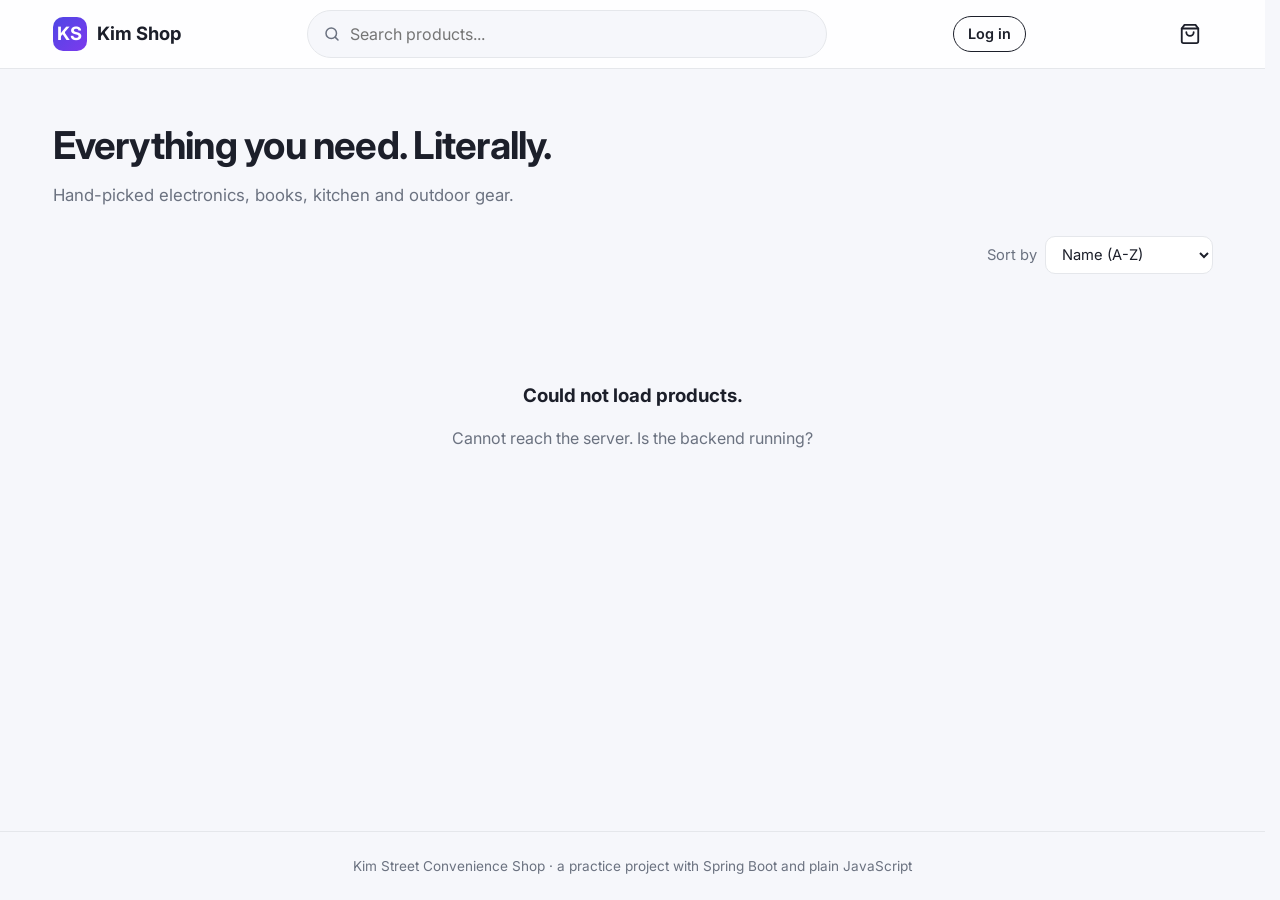
<file: frontend/index.html>
<!DOCTYPE html>
<html lang="en">
<head>
    <meta charset="UTF-8">
    <meta name="viewport" content="width=device-width, initial-scale=1.0">
    <title>Kim Shop</title>
    <link rel="preconnect" href="https://fonts.googleapis.com">
    <link href="https://fonts.googleapis.com/css2?family=Inter:wght@400;500;600;700&display=swap" rel="stylesheet">
    <link rel="stylesheet" href="css/styles.css">
    <script type="module" src="js/app.js"></script>
</head>
<body>
<header class="site-header">
    <div class="container header-inner">
        <a href="index.html" class="brand">
            <span class="brand-mark">KS</span>
            <span class="brand-text">Kim Shop</span>
        </a>
        <div class="search">
            <svg class="search-icon" width="18" height="18" viewBox="0 0 24 24" fill="none" stroke="currentColor"
                 stroke-width="2" stroke-linecap="round" stroke-linejoin="round" aria-hidden="true">
                <circle cx="11" cy="11" r="7"/>
                    <path d="m20 20-3.5-3.5"/>
            </svg>
            <input id="search" type="search" placeholder="Search products..." autocomplete="off" aria-label="Search products">
        </div>
                <a href="cart.html" class="cart-link" aria-label="Shopping cart">
            <svg width="22" height="22" viewBox="0 0 24 24" fill="none" stroke="currentColor" stroke-width="2"
                 stroke-linecap="round" stroke-linejoin="round" aria-hidden="true">
                <path d="M6 2 3 6v14a2 2 0 0 0 2 2h14a2 2 0 0 0 2-2V6l-3-4Z"/>
                <path d="M3 6h18"/>
                <path d="M16 10a4 4 0 0 1-8 0"/>
            </svg>
            <span id="cart-count" class="cart-badge" hidden>0</span>
        </a>
    </div>
</header>

<main class="container">
    <section class="hero">
        <h1>Everything you need. Literally.</h1>
        <p>Hand-picked electronics, books, kitchen and outdoor gear.</p>
    </section>

    <section class="toolbar">
        <div id="categories" class="chips" aria-label="Categories"></div>
        <label class="sort">
            Sort by
            <select id="sort">
                <option value="name,asc">Name (A-Z)</option>
                <option value="price,asc">Price: low to high</option>
                <option value="price,desc">Price:high to low</option>
                <option value="id,desc">Newest</option>
            </select>
        </label>
    </section>

    <p id="result-info" class="result-info"></p>
    <div id="products" class="grid" aria-live="polite"></div>
    <nav id="pagination" class="pagination" aria-label="Pages"></nav>
</main>

<footer class="site-footer">
    <div class="container">Kim Street Convenience Shop · a practice project with Spring Boot and plain JavaScript</div>
</footer>

<template id="product-card">
    <a class="card" href="#">
        <div class="card-media">
            <span class="card-emoji"></span>
            <span class="card-badge">Out of stock</span>                                                                                
        </div>
        <div class="card-body">
            <span class="card-category"></span>
            <h3 class="card-title"></h3>
            <p class="card-desc"></p>
            <div class="card-footer">
                <span class="card-price"></span>
                <span class="card-stock"></span>
            </div>
        </div>
    </a>
</template> 
</body>
</file>
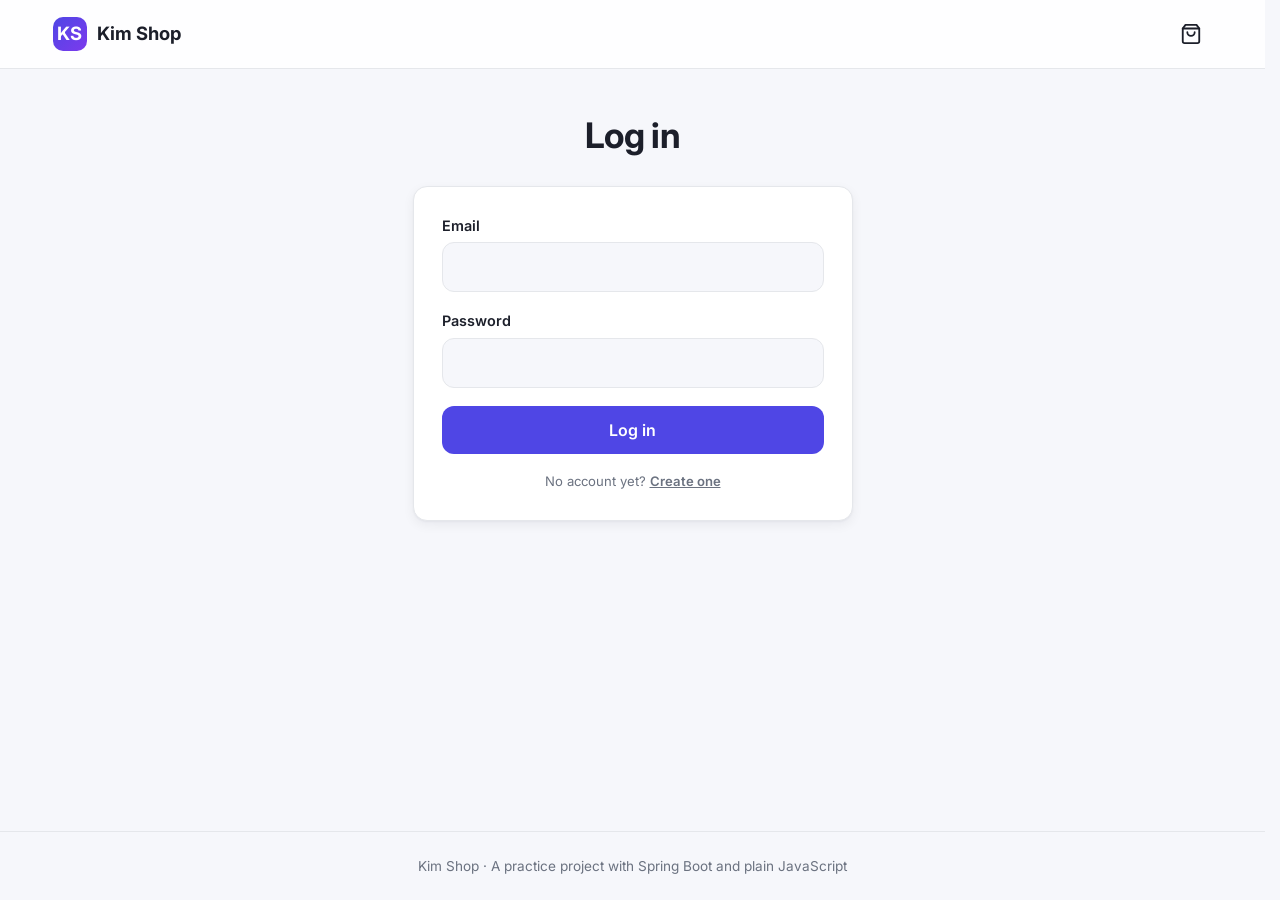
<file: frontend/admin-product-form.html>
<!DOCTYPE html>
<html lang="en">
    <head>
        <meta charset="UTF-8">
        <meta name="viewport" content="width=device-width, initial-scale=1">
        <title>Admin · Product - Kim Shop</title>
        <link rel="preconnect" href="https://fonts.googleapis.com">
        <link href="https://fonts.googleapis.com/css2?family=Inter:wght@400;500;600;700&display=swap" rel="stylesheet">
        <link rel="stylesheet" href="css/styles.css">
        <script type="module" src="js/admin-product-form.js"></script>
    </head>
    <body>
        <header class="site-header">
            <div class="container header-inner">
                <a href="index.html" class="brand">
                    <span class="brand-mark">KS</span>
                    <span class="brand-text">Kim Shop</span>
                </a>
                <a href="cart.html" class="cart-link" aria-label="Shopping cart">
                    <svg width="22" height="22" viewBox="0 0 24 24" fill="none" stroke="currentColor" stroke-width="2"
                 stroke-linecap="round" stroke-linejoin="round" aria-hidden="true">
                <path d="M6 2 3 6v14a2 2 0 0 0 2 2h14a2 2 0 0 0 2-2V6l-3-4Z"/>
                <path d="M3 6h18"/>
                <path d="M16 10a4 4 0 0 1-8 0"/>
            </svg>
            <span id="cart-count" class="cart-badge" hidden>0</span>
                </a>
            </div>
        </header>

        <main class="container narrow">
            <a href="admin-products.html" class="back-link">← Back to products</a>
            <p class="admin-eyebrow">Admin</p>
            <h1 id="form-title" class="page-title admin-form-title">Product</h1>

            <div id="form-alert" class="form-alert" role="alert" hidden></div>
            <p id="loading" class="hint form-loading">Loading...</p>

            <form id="product-form" class="form-card" method="post" novalidate hidden>
                <p id="archived-note" class="archived-note" hidden>
                    This product is <strong>archived</strong>: customers can't see it.
                    You can restore it from the products table.
                </p>

                <div class="field">
                    <label for="name">Name</label>
                    <input id="name" name="name" type="text" maxlength="150">
                    <p class="field-error" data-error-for="name" hidden></p>
                </div>

                <div class="field">
                    <label for="description">Description</label>
                    <textarea id="description" name="description" maxlength="2000" rows="4"></textarea>
                    <p class="field-error" data-error-for="description" hidden></p>
                </div>

                <div class="field-row">
                    <div class="field">
                        <label for="price">Price (€)</label>
                        <input id="price" name="price" type="number" min="0" step="0.01" inputmode="decimal">
                        <p class="field-error" data-error-for="price" hidden></p>
                    </div>
                    <div class="field">
                        <label for="stock">Stock</label>
                        <input id="stock" name="stock" type="number" min="0" step="1" inputmode="numeric">
                        <p class="field-error" data-error-for="stock" hidden></p>
                    </div>
                    </div>
                    <div class="field">
                        <label for="categoryId">Category</label>
                        <select id="categoryId" name="categoryId">
                            <option value="">Choose a category...</option>
                        </select>
                        <p class="field-error" data-error-for="categoryId" hidden></p>
                    </div>

                    <div class="field">
                        <label for="imageUrl">Image URL <span class="optional">(optional)</span></label>
                        <input id="imageUrl" name="imageUrl" type="url" maxlength="500" placeholder="https://...">
                        <p class="field-error" data-error-for="imageUrl" hidden></p>
                    </div>
                    <div class="form-actions">
                        <a href="admin-products.html" class="cancel-link">Cancel</a>
                        <button type="submit" class="btn-primary">Save</button>
                    </div>
            </form>
        </main>

        <footer class="site-footer">
            <div class="container">Kim Shop · A practice project with Spring Boot and plain JavaScript</div>
        </footer>
    </body>
</html>
</file>
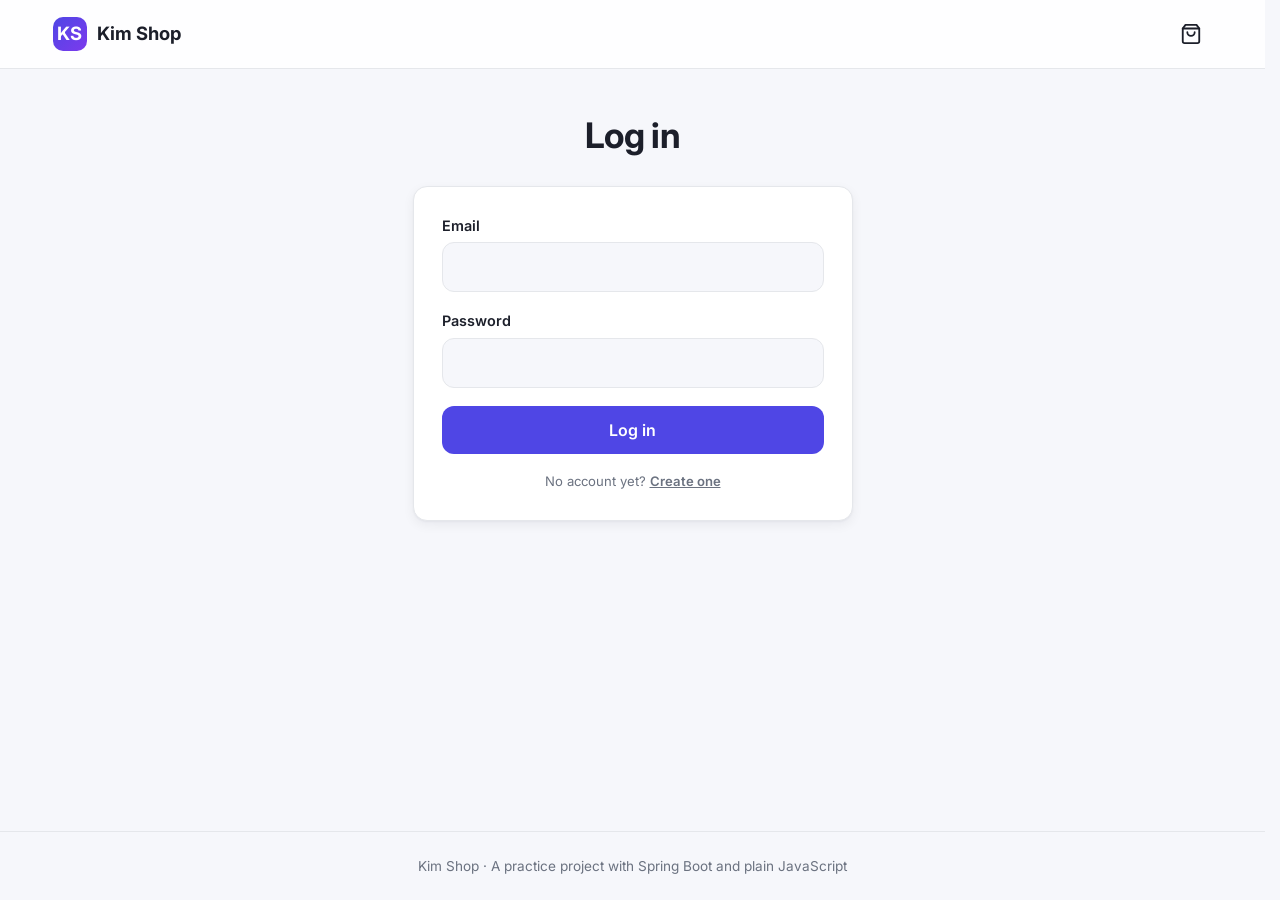
<file: frontend/admin-products.html>
<!DOCTYPE html>
<html lang="en">
    <head>
        <meta charset="UTF-8">
        <meta name="viewport" content="width=device-width, initial-scale=1">
        <title>Admin · Products - Kim Shop</title>
        <link rel="preconnect" href="https://fonts.googleapis.com">
    <link href="https://fonts.googleapis.com/css2?family=Inter:wght@400;500;600;700&display=swap" rel="stylesheet">
    <link rel="stylesheet" href="css/styles.css">
    <script type="module" src="js/admin-products.js"></script>
    </head>
    <body>
        <header class="site-header">
            <div class="container header-inner">
                <a href="index.html" class="brand">
                    <span class="brand-mark">KS</span>
                    <span class="brand-text">Kim Shop</span>
                </a>
                <a href="cart.html" class="cart-link" aria-label="Shopping cart">
                    <svg width="22" height="22" viewBox="0 0 24 24" fill="none" stroke="currentColor" stroke-width="2"
                 stroke-linecap="round" stroke-linejoin="round" aria-hidden="true">
                <path d="M6 2 3 6v14a2 2 0 0 0 2 2h14a2 2 0 0 0 2-2V6l-3-4Z"/>
                <path d="M3 6h18"/>
                <path d="M16 10a4 4 0 0 1-8 0"/>
            </svg>
            <span id="cart-count" class="cart-badge" hidden>0</span>
                </a>
            </div>
        </header>

        <main class="container">
            <div class="admin-header">
                <div>
                    <p class="admin-eyebrow">Admin</p>
                    <h1 class="page-title">Products</h1>
                </div>
                <div class="admin-actions">
                <a href="admin-product-form.html" class="btn-primary">+Add product</a>
                <div class="pager">
                    <button id="prev-page" type="button" class="account-link" disabled>← Previous</button>
                    <span id="page-info" class="hint"></span>
                    <button id="next-page" type="button" class="account-link" disabled>Next →</button>
                </div>
            </div>
            </div>

            <nav class="admin-tabs" aria-label="Admin sections">
                <a href="admin-products.html" aria-current="page">Products</a>
                <a href="admin-orders.html">Orders</a>
            </nav>
            <div id="admin-message" class="form-alert" role="alert" hidden></div>

            <div class="table-wrap">
                <table class="admin-table">
                <thead>
                    <tr>
                        <th>ID</th>
                        <th>Name</th>
                        <th>Category</th>
                        <th class="num">Price</th>
                        <th class="num">Stock</th>
                        <th>Status</th>
                        <th><span class="visually-hidden">Actions</span></th>
                    </tr>
                </thead>
                <tbody id="products-body">
                    <tr><td colspan="7" class="hint">Loading products...</td></tr>
                </tbody>
                </table>
            </div>
        </main>
        <footer class="site-footer">
            <div class="container">Kim Shop · A practice project with Spring Boot and plain JavaScript</div>
        </footer>

        <template id="product-row">
            <tr>
                <td class="col-id"></td>
                <td class="col-name"></td>
                <td class="col-category"></td>
                <td class="col-price num"></td>
                <td class="col-stock num"></td>
                <td class="col-status"><span class="pill"></span></td>
                <td class="col-actions">
                    <a class="edit-link">Edit</a>
                    <button type="button" class="toggle-button"></button>
                </td>
            </tr>
        </template>
    </body>
</html>
</file>
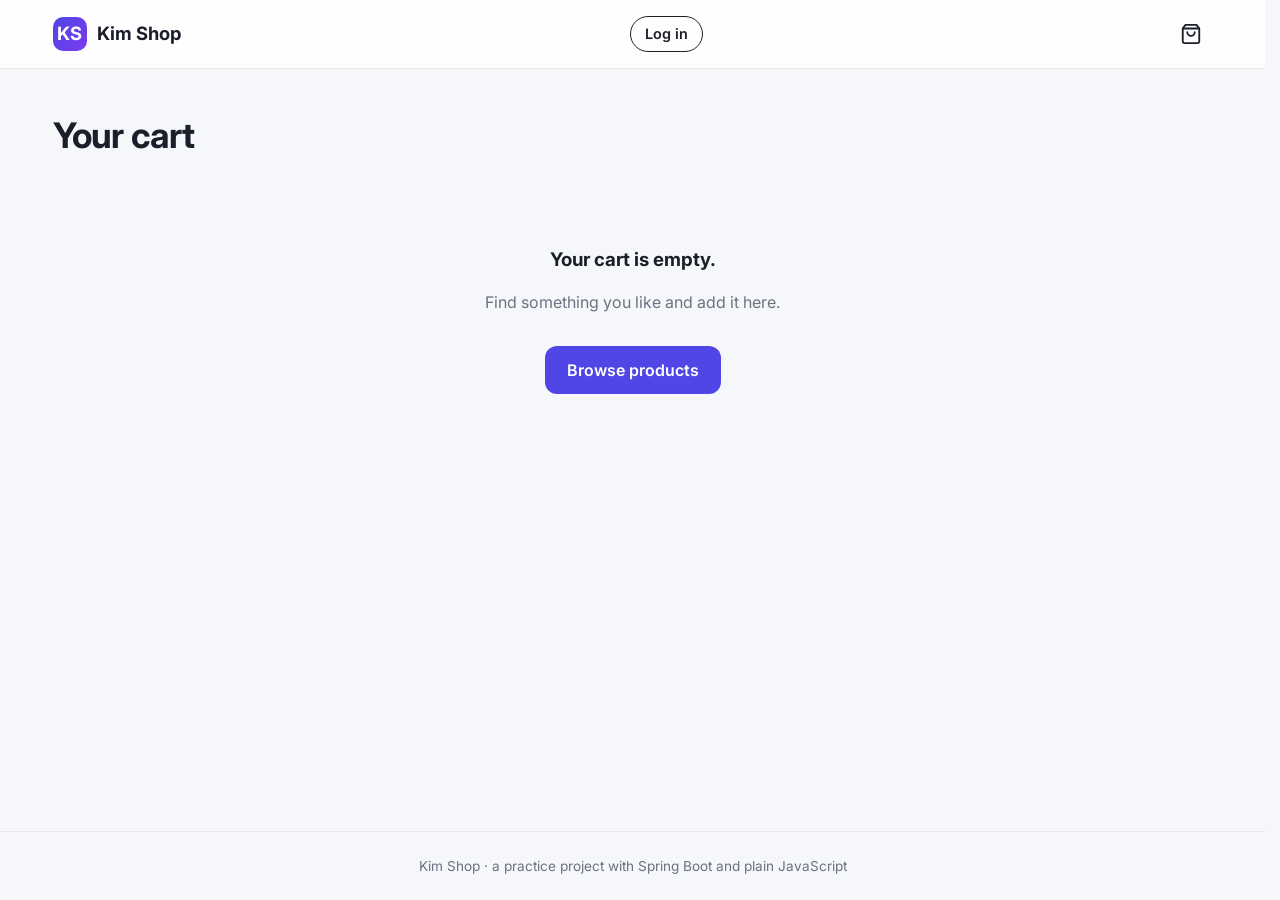
<file: frontend/cart.html>
<!DOCTYPE html>
<html lang="en">
<head>
    <meta charset="UTF-8">
    <meta name="viewport" content="width=device-width, initial-scale=1.0">
    <title>Cart · Kim Shop</title>
    <link rel="preconnect" href="https://fonts.googleapis.com">
    <link href="https://fonts.googleapis.com/css2?family=Inter:wght@400;500;600;700&display=swap" rel="stylesheet">
    <link rel="stylesheet" href="css/styles.css"> 
    <script type="module" src="js/cart-page.js"></script>
</head>
<body>
<header class="site-header">
    <div class="container header-inner">
        <a href="index.html" class="brand">
            <span class="brand-mark">KS</span>
            <span class="brand-text">Kim Shop</span>
        </a>
        <a href="cart.html" class="cart-link" aria-label="Shopping cart">
            <svg width="22" height="22" viewBox="0 0 24 24" fill="none" stroke="currentColor" stroke-width="2"
                 stroke-linecap="round" stroke-linejoin="round" aria-hidden="true">
                <path d="M6 2 3 6v14a2 2 0 0 0 2 2h14a2 2 0 0 0 2-2V6l-3-4Z"/>
                <path d="M3 6h18"/>
                <path d="M16 10a4 4 0 0 1-8 0"/>
            </svg>
            <span id="cart-count" class="cart-badge" hidden>0</span>
        </a>
    </div>
</header>
<main class="container">
    <h1 class="page-title">Your cart</h1>
    <div id="cart" class="cart-layout"></div>
</main>

<footer class="site-footer">
    <div class="container">Kim Shop · a practice project with Spring Boot and plain JavaScript</div>
</footer>

<template id="cart-row">
    <li class="cart-item">
        <div class="cart-thumb"></div>
        <div class="cart-info">
            <a class="cart-name" href="#"></a>
            <span class="cart-unit"></span>
        </div>
        <div class="qty">
            <button type="button" class="qty-btn" data-action="decrease" aria-label="Decrease quantity">−</button>
            <span class="qty-value"></span>
            <button type="button" class="qty-btn" data-action="increase" aria-label="Increase quantity">+</button>
        </div>
        <span class="cart-line-total"></span>
        <button type="button" class="remove-btn" data-action="remove" aria-label="Remove item">✕</button>
    </li>
</template>

</body>
</html>
</file>
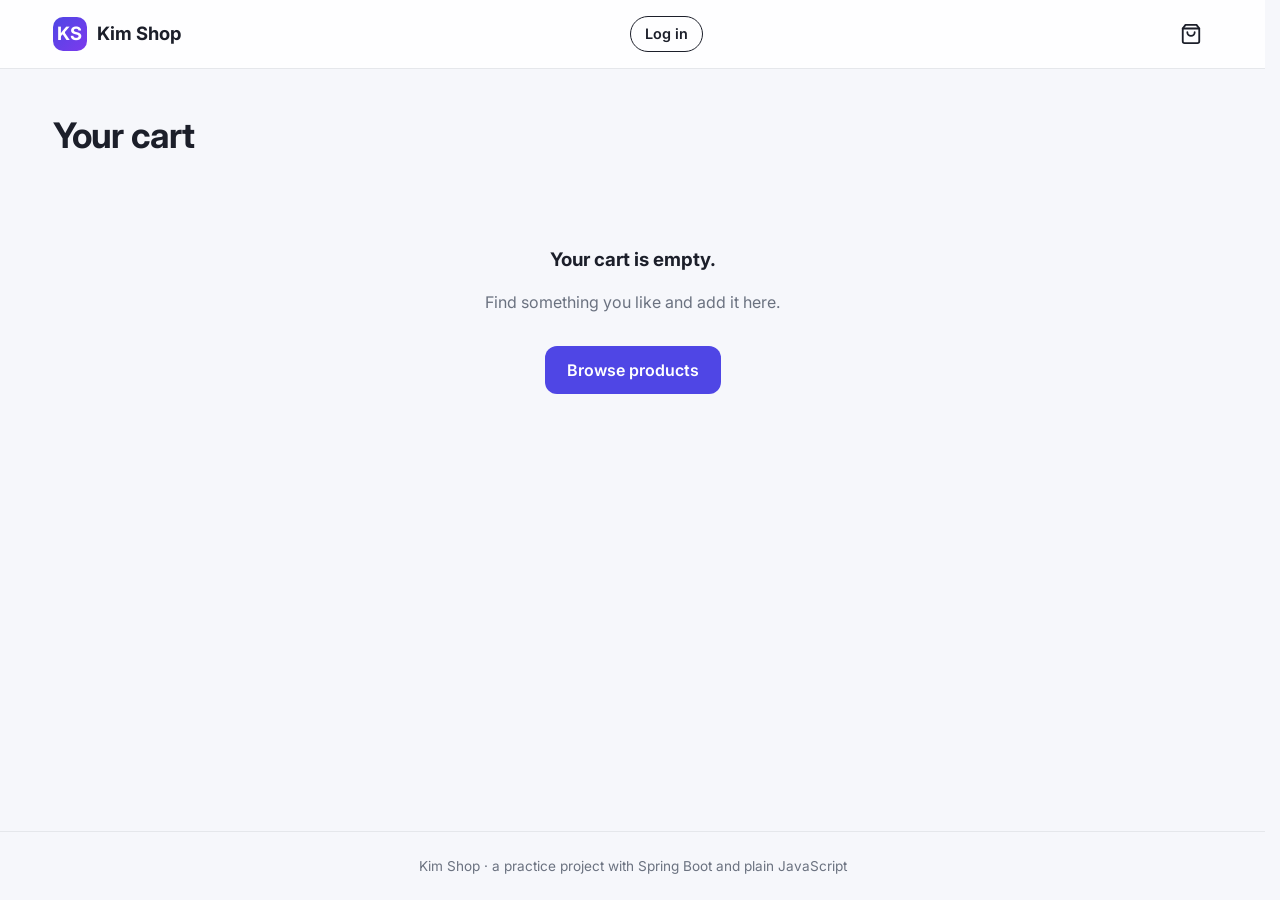
<file: frontend/checkout.html>
<!DOCTYPE html>
<html lang="en">
<head>
    <meta charset="UTF-8">
    <meta name="viewport" content="width=device-width, initial-scale=1">
    <title>Checkout - Kim Shop</title>
    <link rel="preconnect" href="https://fonts.googleapis.com">
    <link href="https://fonts.googleapis.com/css2?family=Inter:wght@400;500;600;700&display=swap" rel="stylesheet">
    <link rel="stylesheet" href="css/styles.css">
    <script type="module" src="js/checkout.js"></script>
</head>
<body>
<header class="site-header">
    <div class="container header-inner">
        <a href="index.html" class="brand">
            <span class="brand-mark">KS</span>
            <span class="brand-text">Kim Shop</span>
        </a>
        <a href="cart.html" class="cart-link" aria-label="Shopping cart">
            <svg width="22" height="22" viewBox="0 0 24 24" fill="none" stroke="currentColor" stroke-width="2"
                 stroke-linecap="round" stroke-linejoin="round" aria-hidden="true">
                <path d="M6 2 3 6v14a2 2 0 0 0 2 2h14a2 2 0 0 0 2-2V6l-3-4Z"/>
                <path d="M3 6h18"/>
                <path d="M16 10a4 4 0 0 1-8 0"/>
            </svg>
            <span id="cart-count" class="cart-badge" hidden>0</span>
        </a>
    </div>
</header>
<main class="container">
    <a href="cart.html" class="back-link">← Back to cart</a>
    <h1 class="page-title">Checkout</h1>

    <div class="cart-layout">
        <form id="checkout-form" class="form-card" novalidate>
            <h2>Your details</h2>
            <div id="form-alert" class="form-alert" role="alert" hidden></div>

            <p class="ordering-as">
                Ordering as <strong id="ordering-name"></strong>
                <span id="ordering-email" class="ordering-email"></span>
            </p>

            <button type="submit" class="btn-primary btn-block">Place order</button>
            <p class="hint">No payment needed: this is a practice shop.</p>
        </form>

        <aside class="cart-summary">
            <h2>Your Order</h2>
            <ul id="summary-items" class="summary-items"></ul>
            <div class="summary-line total"><span>Total</span><span id="summary-total">$0.00</span></div>
            <p class="hint">Final prices are confirmed by the server when you place the order.</p>
        </aside>
    </div>
</main>

<footer class="site-footer">
    <div class="container">Kim Shop · A practice project with Spring Boot and plain JavaScript</div>
</footer>
</body>
</html>
</file>
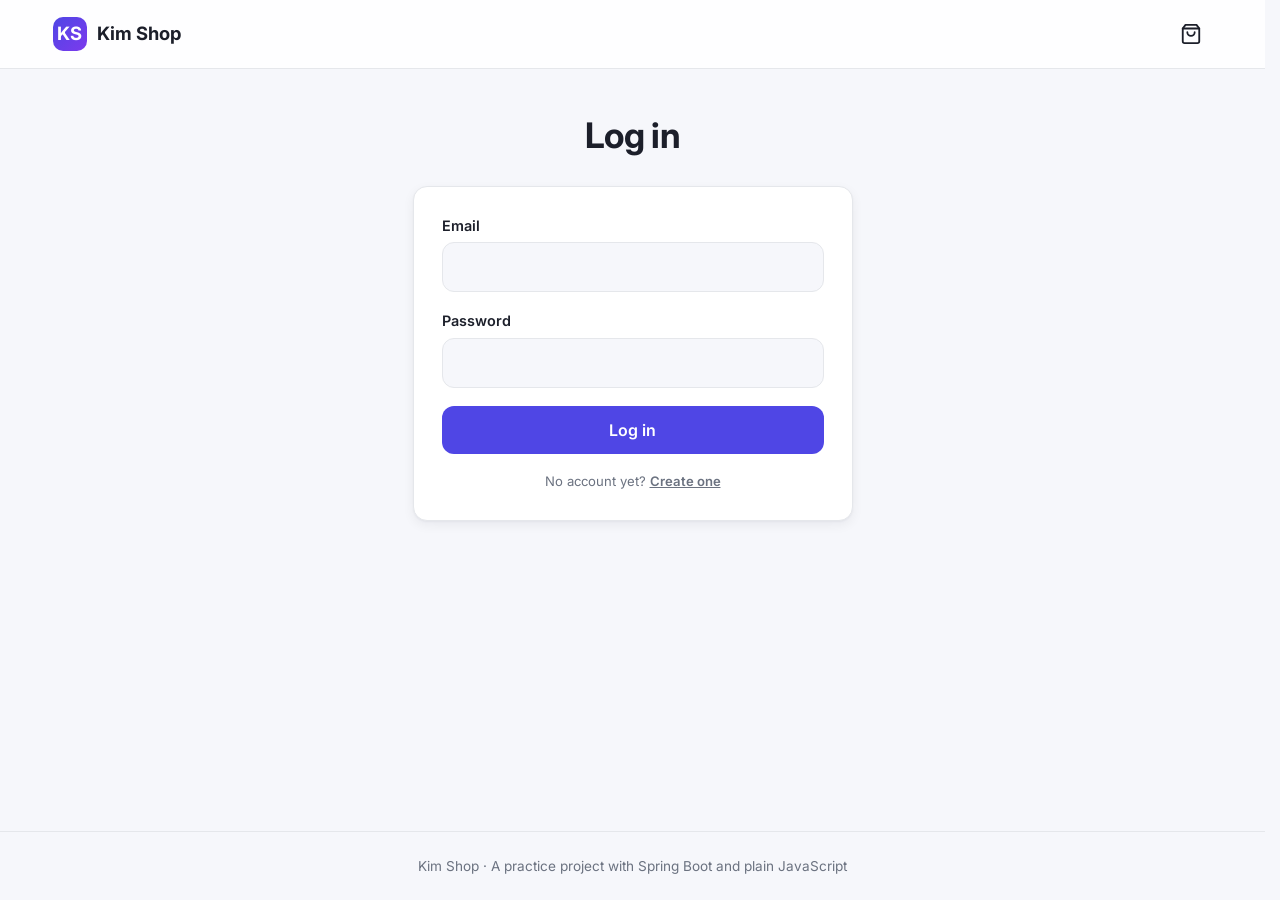
<file: frontend/login.html>
<!DOCTYPE html>
<html lang="en">
    <head>
        <meta charset="UTF-8">
        <meta name="viewport" content="width=device-width, initial-scale=1">
        <title>Log in - Kim Shop</title>
        <link rel="preconnect" href="https://fonts.googleapis.com">
        <link href="https://fonts.googleapis.com/css2?family=Inter:wght@400;500;600;700&display=swap" rel="stylesheet">
        <link rel="stylesheet" href="css/styles.css">
        <script type="module" src="js/login.js"></script>
    </head>
    <body>
        <header class="site-header">
            <div class="container header-inner">
            <a href="index.html" class="brand">
                <span class="brand-mark">KS</span>
                <span class="brand-text">Kim Shop</span>
            </a>
            <a href="cart.html" class="cart-link" aria-label="Shopping cart">
                 <svg width="22" height="22" viewBox="0 0 24 24" fill="none" stroke="currentColor" stroke-width="2"
                 stroke-linecap="round" stroke-linejoin="round" aria-hidden="true">
                <path d="M6 2 3 6v14a2 2 0 0 0 2 2h14a2 2 0 0 0 2-2V6l-3-4Z"/>
                <path d="M3 6h18"/>
                <path d="M16 10a4 4 0 0 1-8 0"/>
            </svg>
            <span id="cart-count" class="cart-badge" hidden>0</span>
            </a>
            </div>
        </header>

        <main class="container">
            <div class="auth-card">
                <h1 class="page-title">Log in</h1>

                <form id="login-form" class="form-card" method="post" novalidate>
                    <div id="form-alert" class="form-alert" role="alert" hidden></div>

                    <div class="field">
                        <label for="email">Email</label>
                        <input id="email" name="email" type="email" maxlength="254" autocomplete="email">
                        <p class="field-error" data-error-for="email" hidden></p>
                    </div>

                    <div class="field">
                        <label for="password">Password</label>
                        <input id="password" name="password" type="password" maxlength="72" autocomplete="current-password">
                        <p class="field-error" data-error-for="password" hidden></p>
                    </div>

                    <button type="submit" class="btn-primary btn-block">Log in</button>
                    <p class="hint">No account yet? <a href="register.html">Create one</a></p>
                </form>
            </div>
        </main>

        <footer class="site-footer">
            <div class="container">Kim Shop · A practice project with Spring Boot and plain JavaScript</div>
        </footer>
    </body>
</html>
</file>
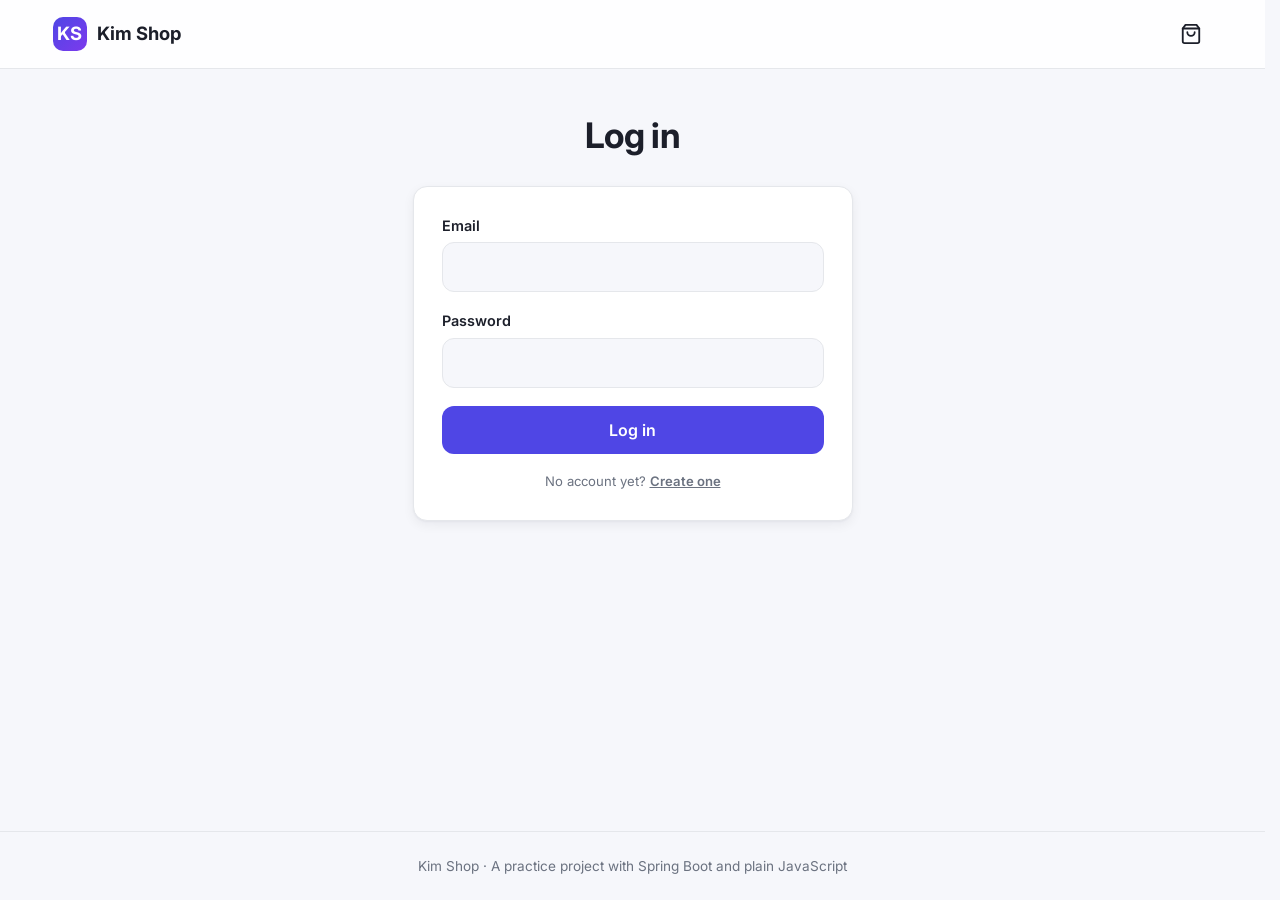
<file: frontend/my-orders.html>
<!DOCTYPE html>
<html lang="en">
    <head>
        <meta charset="UTF-8">
        <meta name="viewport" content="width=device-width, initial-scale=1">
        <title>My orders - Kim Shop</title>
        <link rel="preconnect" href="https://fonts.googleapis.com">
        <link href="https://fonts.googleapis.com/css2?family=Inter:wght@400;500;600;700&display=swap" rel="stylesheet">
        <link rel="stylesheet" href="css/styles.css">
        <script type="module" src="js/my-orders.js"></script>
    </head>

    <body>
        <header class="site-header">
            <div class="container header-inner">
                <a href="index.html" class="brand">
                    <span class="brand-mark">KS</span>
                    <span class="brand-text">Kim Shop</span>
                </a>
                <a href="cart.html" class="cart-link" aria-label="Shopping cart">
            <svg width="22" height="22" viewBox="0 0 24 24" fill="none" stroke="currentColor" stroke-width="2"
                 stroke-linecap="round" stroke-linejoin="round" aria-hidden="true">
                <path d="M6 2 3 6v14a2 2 0 0 0 2 2h14a2 2 0 0 0 2-2V6l-3-4Z"/>
                <path d="M3 6h18"/>
                <path d="M16 10a4 4 0 0 1-8 0"/>
            </svg>
            <span id="cart-count" class="cart-badge" hidden>0</span>
        </a>
            </div>
        </header>

        <main class="container">
            <a href="index.html" class="back-link">← Continue shopping</a>
            <h1 class="page-title">My orders</h1>

            <div id="orders-message">
                <p class="hint">Loading your orders..</p>
            </div>

            <div id="orders-list" class="orders-list"></div>
        </main>

        <footer class="site-footer">
            <div class="container">Kim Shop · A practice project with Spring Boot and plain JavaScript</div>
        </footer>

        <template id="order-card">
            <a class="order-card">
                <div class="order-card-main">
                    <span class="order-card-ref"></span>
                    <span class="order-card-date"></span>
                </div>
                <div card="order-card-side">
                    <span class="order-card-status status-pill"></span>
                    <span class="order-card-items"></span>
                    <strong class="order-card-total"></strong>
                </div>
            </a>
        </template>
    </body>
</html>
</file>
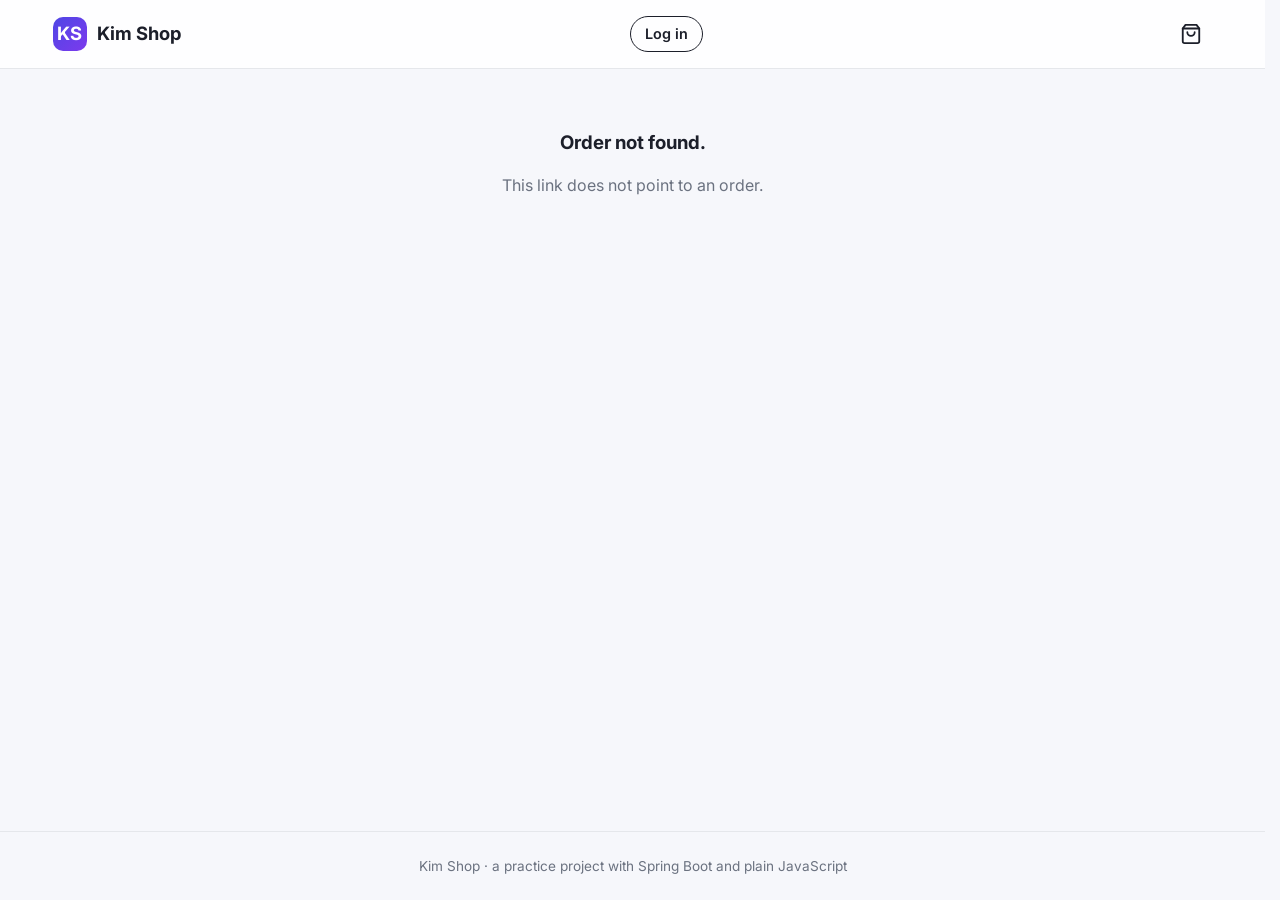
<file: frontend/order.html>
<!DOCTYPE html>
<html lang="en">
<head>
    <meta charset="UTF-8">
    <meta name="viewport" content="width=device-width, initial-scale=1.0">
    <title>Order confirmed · Kim Shop</title>
    <link rel="preconnect" href="https://fonts.googleapis.com">
    <link href="https://fonts.googleapis.com/css2?family=Inter:wght@400;500;600;700&display=swap" rel="stylesheet">
    <link rel="stylesheet" href="css/styles.css">
    <script type="module" src="js/order.js"></script>
</head>
<body>
<header class="site-header">
    <div class="container header-inner">
        <a href="index.html" class="brand">
            <span class="brand-mark">KS</span>
            <span class="brand-text">Kim Shop</span>
        </a>
        <a href="cart.html" class="cart-link" aria-label="Shopping cart">
            <svg width="22" height="22" viewBox="0 0 24 24" fill="none" stroke="currentColor" stroke-width="2"
                 stroke-linecap="round" stroke-linejoin="round" aria-hidden="true">
                <path d="M6 2 3 6v14a2 2 0 0 0 2 2h14a2 2 0 0 0 2-2V6l-3-4Z"/>
                <path d="M3 6h18"/>
                <path d="M16 10a4 4 0 0 1-8 0"/>
            </svg>
            <span id="cart-count" class="cart-badge" hidden>0</span>
        </a>
    </div>
</header>
<main class="container narrow">
    <div id="order-view" hidden>
        <section class="order-hero">
            <div class="order-check" aria-hidden="true">✓</div>
            <h1>Thank you, <span id="order-name"></span>!</h1>
            <p>Your order <strong id="order-ref"></strong> has been placed.
            A confirmation would be sent to <strong id="order-email"></strong>.</p>
        </section>

        <section class="order-card">
            <div class="order-meta">
                <div><span class="meta-label">Status</span><span id="order-status" class="status-badge"></span></div>
                <div><span class="meta-label">Placed</span><span id="order-date"></span></div>
            </div>
            <ul id="order-items" class="order-items"></ul>
            <div class="summary-line total"><span>Total </span><span id="order-total"></span></div>
        </section>
        <a class="btn-primary" href="index.html">Continue shopping</a>
    </div>
    <div id="order-message"></div>
</main>

<footer class="site-footer">
    <div class="container">Kim Shop · a practice project with Spring Boot and plain JavaScript</div>
</footer>

<template id="order-row">
    <li class="order-row">
        <span class="order-row-name"></span>
        <span class="order-row-qty"></span>
        <span class="order-row-total"></span>
    </li>
</template>
</body>
</html>
</file>
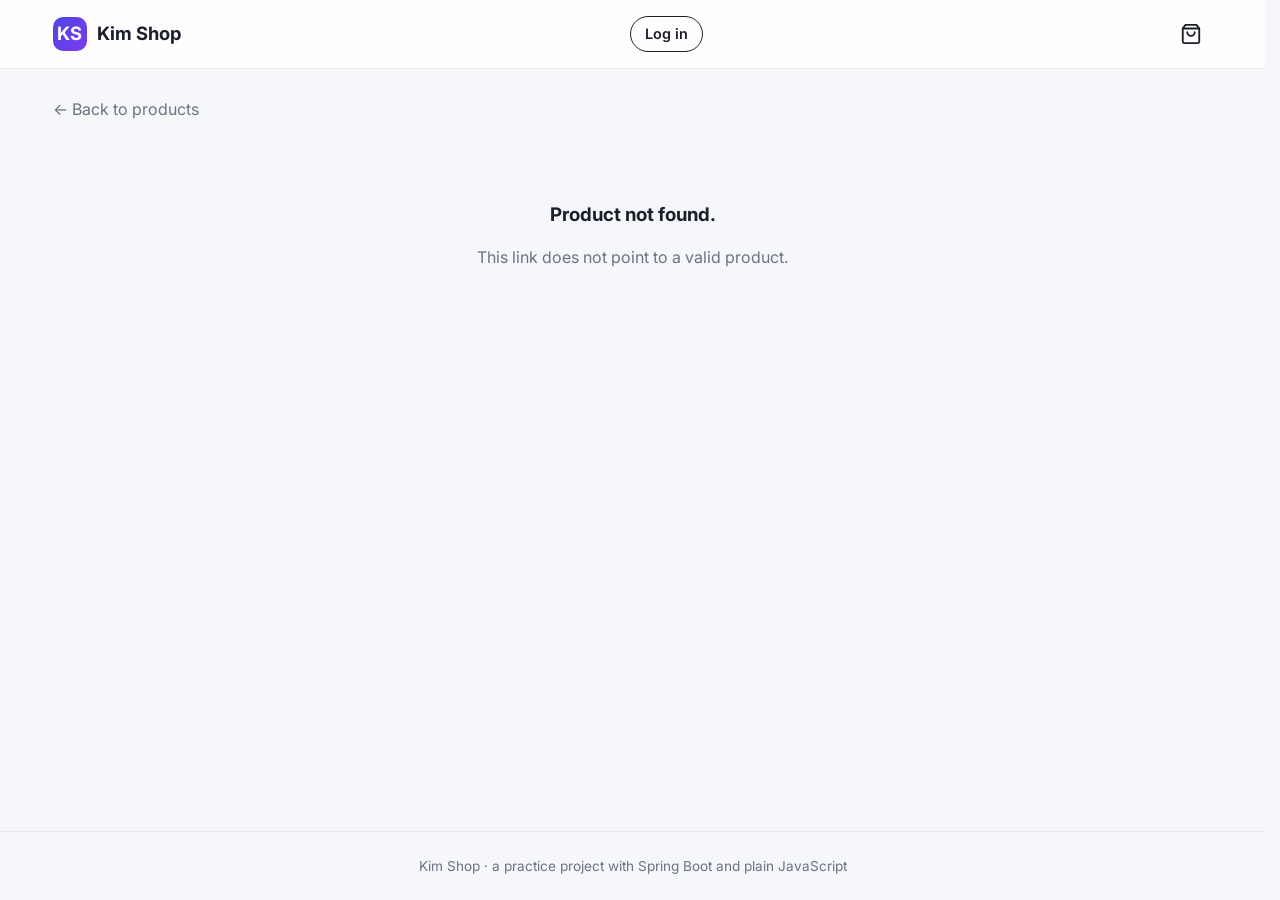
<file: frontend/product.html>
<!DOCTYPE html>
<html lang="en">
<head>
    <meta charset="UTF-8">
    <meta name="viewport" content="width=device-width, initial-scale=1.0">
    <title>Product · Kim Shop</title>
    <link rel="preconnect" href="https://fonts.googleapis.com">
    <link href="https://fonts.googleapis.com/css2?family=Inter:wght@400;500;600;700&display=swap" rel="stylesheet">
    <link rel="stylesheet" href="css/styles.css">
    <script type="module" src="js/product.js"></script>
</head>
<body>
<header class="site-header">
    <div class="container header-inner">
        <a href="index.html" class="brand">
            <span class="brand-mark">KS</span>
            <span class="brand-text">Kim Shop</span>
        </a>
        <a href="cart.html" class="cart-link" aria-label="Shopping cart">
            <svg width="22" height="22" viewBox="0 0 24 24" fill="none" stroke="currentColor" stroke-width="2"
                 stroke-linecap="round" stroke-linejoin="round" aria-hidden="true">
                <path d="M6 2 3 6v14a2 2 0 0 0 2 2h14a2 2 0 0 0 2-2V6l-3-4Z"/>
                <path d="M3 6h18"/>
                <path d="M16 10a4 4 0 0 1-8 0"/>
            </svg>
            <span id="cart-count" class="cart-badge" hidden>0</span>
        </a>
    </div>
</header>

<main class="container">
    <a href="index.html" class="back-link">← Back to products</a>
    <div id="product" aria-live="polite"></div>
</main>

<footer class="site-footer">
    <div class="container">Kim Shop · a practice project with Spring Boot and plain JavaScript</div>
</footer>

<template id="product-detail">
    <div class="product-detail">
        <div class="detail-media"><span class="detail-emoji"></span></div>
        <div class="detail-info">
            <span class="detail-category"></span>
            <h1 class="detail-title"></h1>
            <p class="detail-price"></p>
            <p class="detail-stock"></p>
            <p class="detail-desc"></p>
            <form class="add-form">
                <label for="qty">Quantity</label>
                <div class="qty">
                    <button type="button" class="qty-btn" data-step="-1" aria-label="Decrease quantity">−</button>
                    <input id="qty" type="number" min="1" value="1">
                    <button type="button" class="qty-btn" data-step="1" aria-label="Increase quantity">+</button>
                </div>
                <button type="submit" class="btn-primary">Add to cart</button>
            </form>
            <p class="added-msg" hidden>Added to your cart. <a href="cart.html">View cart →</a></p>
        </div>
    </div>
</template>
</body>
</html>
</file>
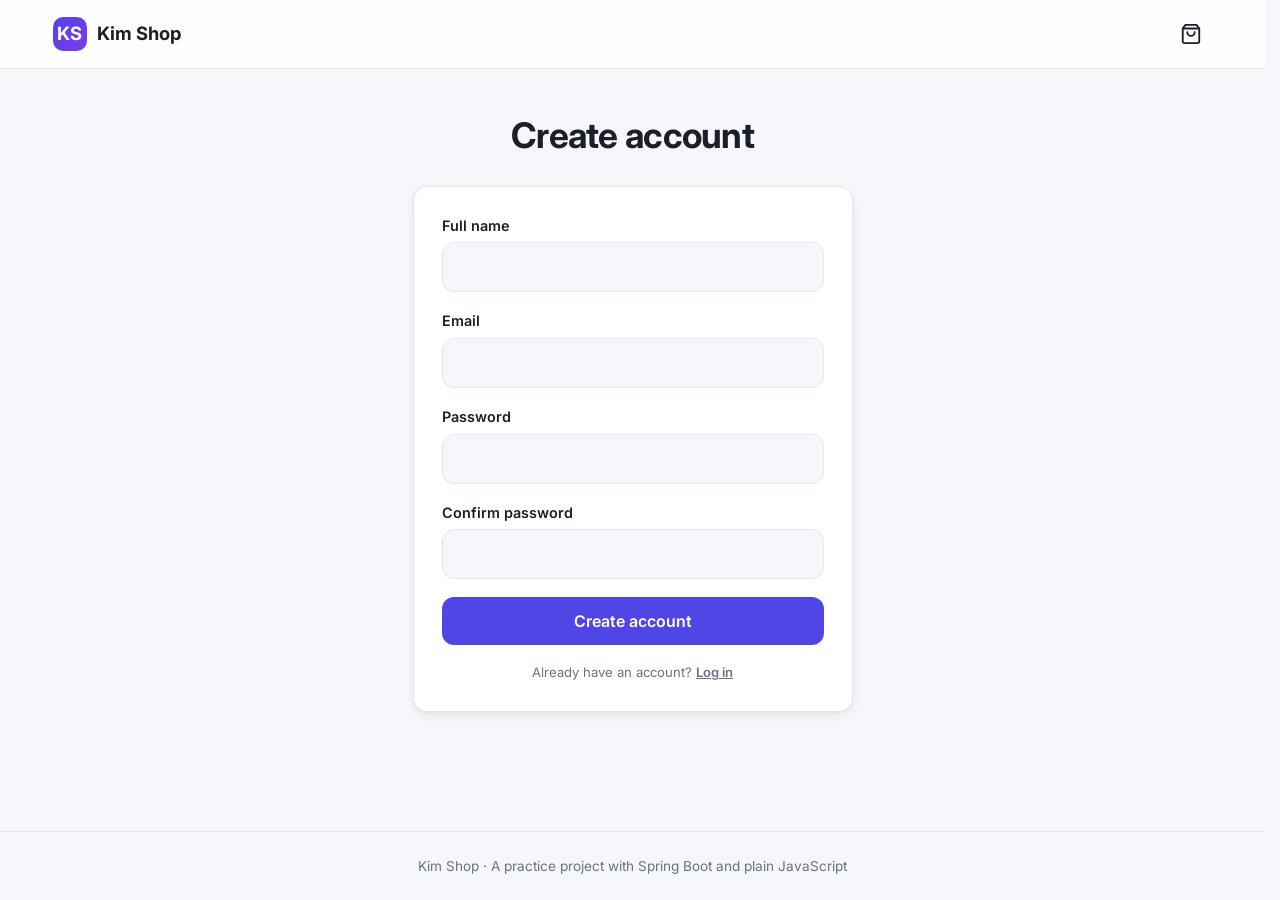
<file: frontend/register.html>
<!DOCTYPE html>
<html lang="en">
    <head>
        <meta charset="UTF-8">
        <meta name="viewport" content="width=device-width, initial-scale=1">
        <title> Create account - Kim Shop</title>
        <link rel="preconnect" href="https://fonts.googleapis.com">
        <link href="https://fonts.googleapis.com/css2?family=Inter:wght@400;500;600;700&display=swap" rel="stylesheet">
        <link rel="stylesheet" href="css/styles.css">
        <script type="module" src="js/register.js"></script>
    </head>
    <body>
        <header class="site-header">
            <div class="container header-inner">
                <a href="index.html" class="brand">
                    <span class="brand-mark">KS</span>
                    <span class="brand-text">Kim Shop</span>
                </a>
                <a href="cart.html" class="cart-link" aria-label="Shopping cart">
            <svg width="22" height="22" viewBox="0 0 24 24" fill="none" stroke="currentColor" stroke-width="2"
                 stroke-linecap="round" stroke-linejoin="round" aria-hidden="true">
                <path d="M6 2 3 6v14a2 2 0 0 0 2 2h14a2 2 0 0 0 2-2V6l-3-4Z"/>
                <path d="M3 6h18"/>
                <path d="M16 10a4 4 0 0 1-8 0"/>
            </svg>
            <span id="cart-count" class="cart-badge" hidden>0</span>
                </a>
            </div>
        </header>
        <main class="container">
            <div class="auth-card">
                <h1 class="page-title">Create account</h1>

                <form id="register-form" class="form-card" method="post" novalidate>
                    <div id="form-alert" class="form-alert" role="alert" hidden></div>

                    <div class="field">
                        <label for="fullName">Full name</label>
                        <input id="fullName" name="fullName" type="text" maxlength="100" autocomplete="name">
                        <p class="field-error" data-error-for="fullName" hidden></p>
                    </div>

                    <div class="field">
                        <label for="email">Email</label>
                        <input id="email" name="email" type="email" maxlength="254" autocomplete="email">
                        <p class="field-error" data-error-for="email" hidden></p>
                    </div>

                    <div class="field">
                        <label for="password">Password</label>
                        <input if="password" name="password" type="password" maxlength="72" autocomplete="new-password">
                        <p class="field-error" data-error-for="password" hidden></p>
                    </div>

                    <div class="field">
                <label for="confirmPassword">Confirm password</label>
                <input id="confirmPassword" name="confirmPassword" type="password" maxlength="72" autocomplete="new-password">
                <p class="field-error" data-error-for="confirmPassword" hidden></p>
            </div>

            <button type="submit" class="btn-primary btn-block">Create account</button>
            <p class="hint">Already have an account? <a href="login.html">Log in</a></p>
                </form>
            </div>
        </main>

        <footer class="site-footer">
            <div class="container">Kim Shop · A practice project with Spring Boot and plain JavaScript</div>
        </footer>
    </body>
</html>
</file>
<file: frontend/css/styles.css>
:root {
    --bg: #f6f7fb;
    --surface: #ffffff;
    --text: #1c1f2a;
    --muted: #6b7280;
    --border: #e5e7eb;
    --primary: #4f46e5;
    --primary-soft: #eef2ff;
    --radius: 14px;
    --shadow: 0 1px 2px rgba(16, 24, 40, .04), 0 4px 12px rgba(16, 24, 40, .06);
    --shadow-hover: 0 10px 28px rgba(16, 24, 40, .12);
    font-family: 'Inter', system-ui, -apple-system, 'Segoe UI', Roboto, sans-serif;
}

*, *::before, *::after { box-sizing: border-box; }

body {
    margin: 0;
    background: var(--bg);
    color: var(--text);
    line-height: 1.5;
}

.container { max-width: 1200px; margin: 0 auto; padding: 0 20px; }


.site-header {
    position: sticky;
    top: 0;
    z-index: 10;
    background: rgba(255, 255, 255, .85);
    backdrop-filter: blur(8px);
    border-bottom: 1px solid var(--border);
}

.header-inner { display: flex; align-items: center; gap: 24px; height: 68px; }

.brand {
    display: flex;
    align-items: center;
    gap: 10px;
    font-weight: 700;
    font-size: 1.15rem;
    color: var(--text);
    text-decoration: none;
    white-space: nowrap;
}

.brand-mark {
    display: grid;
    place-items: center;
    width: 34px;
    height: 34px;
    border-radius: 10px;
    background: linear-gradient(135deg, var(--primary), #7c3aed);
    color: #fff;
}

.search { position: relative; flex: 1; max-width: 520px; margin-left: auto; }

.search input {
    width: 100%;
    padding: 11px 16px 11px 42px;
    border: 1px solid var(--border);
    border-radius: 999px;
    background: var(--bg);
    font: inherit;
    outline: none;
    transition: border-color .15s, box-shadow .15s, background .15s;
}

.search input:focus {
    background: #fff;
    border-color: var(--primary);
    box-shadow: 0 0 0 4px var(--primary-soft);
}

.search-icon {
    position: absolute;
    left: 16px;
    top: 50%;
    transform: translateY(-50%);
    color: var(--muted);
    pointer-events: none;
}


.hero { padding: 48px 0 28px; }
.hero h1 { margin: 0 0 8px; font-size: clamp(1.8rem, 3vw, 2.6rem); letter-spacing: -0.02em; }
.hero p { margin: 0; color: var(--muted); font-size: 1.05rem; }


.toolbar {
    display: flex;
    flex-wrap: wrap;
    align-items: center;
    justify-content: space-between;
    gap: 16px;
    margin-bottom: 12px;
}

.chips { display: flex; flex-wrap: wrap; gap: 8px; }

.chip {
    padding: 8px 16px;
    border: 1px solid var(--border);
    border-radius: 999px;
    background: var(--surface);
    color: var(--text);
    font: inherit;
    font-size: .92rem;
    cursor: pointer;
    transition: border-color .15s, color .15s, background .15s;
}

.chip:hover { border-color: var(--primary); color: var(--primary); }
.chip.active { background: var(--primary); border-color: var(--primary); color: #fff; }

.sort { display: flex; align-items: center; gap: 8px; color: var(--muted); font-size: .92rem; }

.sort select {
    padding: 8px 12px;
    border: 1px solid var(--border);
    border-radius: 10px;
    background: var(--surface);
    color: var(--text);
    font: inherit;
    cursor: pointer;
}

.result-info { min-height: 1.4em; margin: 0 0 16px; color: var(--muted); font-size: .9rem; }

.grid {
    display: grid;
    grid-template-columns: repeat(auto-fill, minmax(240px, 1fr));
    gap: 20px;
}

.card {
    display: flex;
    flex-direction: column;
    overflow: hidden;
    background: var(--surface);
    border: 1px solid var(--border);
    border-radius: var(--radius);
    box-shadow: var(--shadow);
    transition: transform .2s, box-shadow .2s;
}

.card:hover { transform: translateY(-4px); box-shadow: var(--shadow-hover); }

.card-media {
    position: relative;
    display: grid;
    place-items: center;
    aspect-ratio: 4 / 3;
    background: linear-gradient(135deg, hsl(var(--hue) 85% 92%), hsl(calc(var(--hue) + 40) 80% 84%));
}

.card-emoji { font-size: 3.5rem; transition: transform .25s; }
.card:hover .card-emoji { transform: scale(1.12) rotate(-4deg); }

.card-badge {
    position: absolute;
    top: 12px;
    left: 12px;
    padding: 4px 10px;
    border-radius: 999px;
    background: rgba(17, 24, 39, .8);
    color: #fff;
    font-size: .75rem;
    font-weight: 600;
}

.card-body { display: flex; flex: 1; flex-direction: column; gap: 6px; padding: 16px; }

.card-category {
    color: var(--primary);
    font-size: .75rem;
    font-weight: 600;
    letter-spacing: .05em;
    text-transform: uppercase;
}

.card-title { margin: 0; font-size: 1.02rem; font-weight: 600; }

.card-desc {
    display: -webkit-box;
    margin: 0;
    overflow: hidden;
    color: var(--muted);
    font-size: .88rem;
    -webkit-line-clamp: 2;
    -webkit-box-orient: vertical;
}

.card-footer {
    display: flex;
    align-items: baseline;
    justify-content: space-between;
    margin-top: auto;
    padding-top: 10px;
}

.card-price { font-size: 1.2rem; font-weight: 700; }
.card-stock { color: var(--muted); font-size: .8rem; }

.card.sold-out .card-media { filter: grayscale(.85); }
.card.sold-out .card-price { color: var(--muted); }


.skeleton {
    min-height: 330px;
    border: none;
    box-shadow: none;
    background: linear-gradient(90deg, #eceef3 25%, #f6f7fb 50%, #eceef3 75%);
    background-size: 200% 100%;
    animation: shimmer 1.2s infinite;
}

.skeleton:hover { transform: none; box-shadow: none; }

@keyframes shimmer {
    from { background-position: 200% 0; }
    to { background-position: -200% 0; }
}


.message { grid-column: 1 / -1; padding: 60px 20px; color: var(--muted); text-align: center; }
.message h3 { margin: 0 0 6px; color: var(--text); }


.pagination { display: flex; flex-wrap: wrap; justify-content: center; gap: 6px; margin: 36px 0 56px; }

.page-btn {
    min-width: 40px;
    height: 40px;
    padding: 0 12px;
    border: 1px solid var(--border);
    border-radius: 10px;
    background: var(--surface);
    color: var(--text);
    font: inherit;
    cursor: pointer;
    transition: border-color .15s, color .15s, background .15s;
}

.page-btn:hover:not(:disabled) { border-color: var(--primary); color: var(--primary); }
.page-btn.current { background: var(--primary); border-color: var(--primary); color: #fff; }
.page-btn:disabled { opacity: .4; cursor: not-allowed; }


.site-footer {
    padding: 24px 0;
    border-top: 1px solid var(--border);
    color: var(--muted);
    font-size: .85rem;
    text-align: center;
}

.cart-link {
    position: relative;
    display: grid;
    place-items: center;
    width: 44px;
    height: 44px;
    margin-left: auto;
    border-radius: 12px;
    color: var(--text);
    transition: background .15s, color .15s;
}

.cart-link:hover { background: var(--primary-soft); color: var(--primary); }

.cart-badge {
    position: absolute;
    top: 2px;
    right: 0;
    display: grid;
    place-items: center;
    min-width: 20px;
    height: 20px;
    padding: 0 6px;
    border-radius: 999px;
    background: var(--primary);
    color: #fff;
    font-size: .72rem;
    font-weight: 700;
}

.cart-badge[hidden] { display: none; }


a.card { color: inherit; text-decoration: none; }
a.card:focus-visible { outline: 3px solid var(--primary); outline-offset: 3px; }

.btn-primary {
    display: inline-flex;
    align-items: center;
    justify-content: center;
    gap: 8px;
    padding: 12px 22px;
    border: none;
    border-radius: 12px;
    background: var(--primary);
    color: #fff;
    font: inherit;
    font-weight: 600;
    text-decoration: none;
    cursor: pointer;
    transition: background .15s, transform .1s;
}

.btn-primary:hover:not(:disabled) { background: #4338ca; }
.btn-primary:active:not(:disabled) { transform: scale(.98); }
.btn-primary:disabled { opacity: .45; cursor: not-allowed; }

.btn-link {
    padding: 0;
    border: none;
    background: none;
    color: var(--muted);
    font: inherit;
    font-size: .88rem;
    text-decoration: underline;
    cursor: pointer;
}

.btn-link:hover { color: var(--text); }


.back-link { display: inline-block; margin: 28px 0 20px; color: var(--muted); text-decoration: none; }
.back-link:hover { color: var(--primary); }

.product-detail {
    display: grid;
    grid-template-columns: 1fr 1fr;
    gap: 48px;
    margin-bottom: 64px;
}

.detail-media {
    display: grid;
    place-items: center;
    aspect-ratio: 1;
    border-radius: 24px;
    background: linear-gradient(135deg, hsl(var(--hue) 85% 92%), hsl(calc(var(--hue) + 40) 80% 84%));
}

.detail-emoji { font-size: 8rem; }

.detail-info { display: flex; flex-direction: column; gap: 12px; padding-top: 8px; }

.detail-category {
    color: var(--primary);
    font-size: .8rem;
    font-weight: 600;
    letter-spacing: .05em;
    text-transform: uppercase;
}

.detail-title { margin: 0; font-size: clamp(1.6rem, 3vw, 2.2rem); letter-spacing: -0.02em; }
.detail-price { margin: 0; font-size: 1.8rem; font-weight: 700; }
.detail-stock { margin: 0; color: #059669; font-size: .92rem; font-weight: 600; }
.detail-stock.out { color: #dc2626; }
.detail-desc { margin: 0; color: var(--muted); }

.add-form {
    display: flex;
    flex-wrap: wrap;
    align-items: center;
    gap: 16px;
    margin-top: 12px;
    padding-top: 20px;
    border-top: 1px solid var(--border);
}

.add-form label { width: 100%; color: var(--muted); font-size: .88rem; }

.added-msg { margin: 0; padding: 12px 16px; border-radius: 12px; background: #ecfdf5; color: #065f46; }
.added-msg a { color: inherit; font-weight: 600; }


.qty {
    display: inline-flex;
    align-items: center;
    overflow: hidden;
    border: 1px solid var(--border);
    border-radius: 12px;
    background: var(--surface);
}

.qty-btn {
    width: 40px;
    height: 44px;
    border: none;
    background: none;
    color: var(--text);
    font: inherit;
    font-size: 1.2rem;
    cursor: pointer;
}

.qty-btn:hover:not(:disabled) { background: var(--primary-soft); color: var(--primary); }
.qty-btn:disabled { opacity: .35; cursor: not-allowed; }

.qty input,
.qty-value {
    width: 48px;
    border: none;
    background: none;
    font: inherit;
    font-weight: 600;
    text-align: center;
    -moz-appearance: textfield;
}

.qty input::-webkit-outer-spin-button,
.qty input::-webkit-inner-spin-button { -webkit-appearance: none; margin: 0; }


.page-title { margin: 40px 0 24px; font-size: clamp(1.6rem, 3vw, 2.2rem); letter-spacing: -0.02em; }

.cart-layout {
    display: grid;
    grid-template-columns: 1fr 340px;
    align-items: start;
    gap: 32px;
    margin-bottom: 64px;
}

.cart-list { display: flex; flex-direction: column; gap: 12px; margin: 0; padding: 0; list-style: none; }

.cart-item {
    display: grid;
    grid-template-columns: 72px 1fr auto 100px 32px;
    align-items: center;
    gap: 16px;
    padding: 14px;
    background: var(--surface);
    border: 1px solid var(--border);
    border-radius: var(--radius);
}

.cart-thumb {
    display: grid;
    place-items: center;
    width: 72px;
    height: 72px;
    border-radius: 12px;
    font-size: 2rem;
    background: linear-gradient(135deg, hsl(var(--hue) 85% 92%), hsl(calc(var(--hue) + 40) 80% 84%));
}

.cart-info { display: flex; flex-direction: column; gap: 2px; min-width: 0; }

.cart-name {
    overflow: hidden;
    color: var(--text);
    font-weight: 600;
    text-decoration: none;
    text-overflow: ellipsis;
    white-space: nowrap;
}

.cart-name:hover { color: var(--primary); }
.cart-unit { color: var(--muted); font-size: .85rem; }
.cart-line-total { font-weight: 700; text-align: right; }

.remove-btn {
    width: 32px;
    height: 32px;
    border: none;
    border-radius: 8px;
    background: none;
    color: var(--muted);
    cursor: pointer;
}

.remove-btn:hover { background: #fef2f2; color: #dc2626; }

.cart-summary {
    position: sticky;
    top: 92px;
    display: flex;
    flex-direction: column;
    gap: 12px;
    padding: 24px;
    background: var(--surface);
    border: 1px solid var(--border);
    border-radius: var(--radius);
    box-shadow: var(--shadow);
}

.cart-summary h2 { margin: 0 0 4px; font-size: 1.15rem; }
.summary-line { display: flex; justify-content: space-between; color: var(--muted); }

.summary-line.total {
    padding-top: 12px;
    border-top: 1px solid var(--border);
    color: var(--text);
    font-size: 1.15rem;
    font-weight: 700;
}

.hint { margin: 0; color: var(--muted); font-size: .82rem; text-align: center; }
.message .btn-primary { margin-top: 16px; }

.container.narrow { max-width: 760px; }

.form-card {
    display: flex;
    flex-direction: column;
    gap: 18px;
    padding: 28px;
    background: var(--surface);
    border: 1px solid var(--border);
    border-radius: var(--radius);
    box-shadow: var(--shadow);
}

.form-card h2 { margin: 0; font-size: 1.15rem; }

.field { display: flex; flex-direction: column; gap: 6px; }
.field label { font-size: .9rem; font-weight: 600; }

.field input {
    padding: 12px 14px;
    border: 1px solid var(--border);
    border-radius: 12px;
    background: var(--bg);
    font: inherit;
    outline: none;
    transition: border-color .15s, box-shadow .15s, background .15s;
}

.field input:focus {
    background: #fff;
    border-color: var(--primary);
    box-shadow: 0 0 0 4px var(--primary-soft);
}

.field input:focus {
    background: #fff;
    border-color: var(--primary);
    box-shadow: 0 0 0 4px var(--primary-soft);
}

.field input.invalid {
    border-color: #dc2626;
    background: #fef2f2;
}

.field-error {
    margin: 0;
    color: #dc2626;
    font-size: .85rem;
}

.form-alert {
    padding: 12px 16px;
    border-radius: 12px;
    background: #fef2f2;
    color: #991b1b;
    font-size: .92rem;
}

.form-alert a {
    color: inherit;
    font-weight: 600;
}

.btn-block {
    width: 100%;
}

.summary-items {
    display: flex;
    flex-direction: column;
    gap: 10px;
    margin: 0;
    padding: 0;
    list-style: none;
    color: var(--muted);
    font-size: .92rem;
}

.summary-items li { display: flex; justify-content: space-between; gap: 12px; }


.order-hero { padding: 48px 0 24px; text-align: center; }
.order-hero h1 { margin: 16px 0 8px; font-size: clamp(1.6rem, 3vw, 2.2rem); letter-spacing: -0.02em; }
.order-hero p { margin: 0; color: var(--muted); }

.order-check {
    display: grid;
    place-items: center;
    width: 64px;
    height: 64px;
    margin: 0 auto;
    border-radius: 50%;
    background: #ecfdf5;
    color: #059669;
    font-size: 2rem;
    font-weight: 700;
}

.order-card {
    display: flex;
    flex-direction: column;
    gap: 16px;
    margin-bottom: 28px;
    padding: 24px;
    background: var(--surface);
    border: 1px solid var(--border);
    border-radius: var(--radius);
    box-shadow: var(--shadow);
}

.order-meta { display: flex; flex-wrap: wrap; gap: 32px; }
.order-meta > div { display: flex; flex-direction: column; gap: 4px; }

.meta-label {
    color: var(--muted);
    font-size: .75rem;
    font-weight: 600;
    letter-spacing: .05em;
    text-transform: uppercase;
}

.status-badge {
    align-self: flex-start;
    padding: 3px 10px;
    border-radius: 999px;
    background: var(--primary-soft);
    color: var(--primary);
    font-size: .8rem;
    font-weight: 700;
}

.order-items {
    display: flex;
    flex-direction: column;
    margin: 0;
    padding: 0;
    border-top: 1px solid var(--border);
    list-style: none;
}

.order-row {
    display: grid;
    grid-template-columns: 1fr auto 100px;
    gap: 16px;
    padding: 12px 0;
    border-bottom: 1px solid var(--border);
}

.order-row-name { font-weight: 600; }
.order-row-qty { color: var(--muted); }
.order-row-total { font-weight: 600; text-align: right; }

main.narrow > #order-view > .btn-primary { margin-bottom: 56px; }

.auth-card {
    max-width: 440px;
    margin: 0 auto;
}

.auth-card .page-title {
    text-align: center;
}

.hint a {
    color: inherit;
    font-weight: 600;
}

.account-area {
    display: flex;
    align-items: center;
    gap: 12px;
    margin: 0 16px 0 auto;
    white-space: nowrap;
}

.account-cta {
    display: inline-flex;
    align-items: center;
    padding: 7px 16px;
    border-radius: 999px;
    background: var(--primary);
    color: #fff;
    font-size: 0.9rem;
    font-weight: 600;
    text-decoration: none;
    box-shadow: 0 2px 8px rgba(79, 70, 229, 0.25);
    transition: background-color 150ms ease, transform 150ms ease;
}

.account-cta:hover {
    background: #4338ca;
}

.account-cta:active {
    transform: scale(0.97);
}

.account-cta[aria-current="page"] {
    background: var(--primary-soft);
    color: var(--primary);
    box-shadow: none;
}

.account-greeting {
    font-weight: 500;
}

.account-link {
    font: inherit;
    font-size: 0.9rem;
    font-weight: 600;
    color: inherit;
    background: none;
    border: 1.5px solid currentColor;
    border-radius: 999px;
    padding: 6px 14px;
    cursor: pointer;
    text-decoration: none;
}

.account-link:hover {
    opacity: 0.7;
}

@media (max-width: 520px) {
    .account-greeting {
        display: none;
    }
}

.ordering-as {
    margin: 0 0 20px;
    line-height: 1.5;
}

.ordering-email {
    display: block;
    opacity: 0.7;
    font-size: 0.9rem;
}

@view-transition {
    navigation: auto;
}

.site-header {
    view-transition-name: site-header;
}

::view-transition-old(root) {
    animation: 150ms ease-out both page-fade-out;
}

::view-transition-new(root) {
    animation: 250ms ease-out both page-fade-in;
}

@keyframes page-fade-out {
    to { opacity: 0; }
    
}

@keyframes page-fade-in {
    from { opacity: 0; transform: translateY(8px); }
}


html {
    scrollbar-gutter: stable;
}

body {
    min-height: 100vh;
    display: flex;
    flex-direction: column;
}

body > main {
    flex: 1 0 auto;
    width: 100%;
}

.btn-primary,
.account-link,
.cart-link,
.back-link,
.brand {
    transition: opacity 150ms ease, transform 150ms ease, background-color 150ms ease;
}

.btn-primary:active:not(:disabled),
.account-link:active {
    transform: scale(0.97);
}

.account-nav {
    color: inherit;
    text-decoration: none;
    font-weight: 500;
    font-size: 0.95rem;
}

.account-nav:hover,
.account-nav[aria-current="page"] {
    text-decoration: underline;
    text-underline-offset: 4px;
}

.orders-list {
    display: grid;
    gap: 12px;
}

.orders-list .order-card {
    display: flex;
    flex-direction: row;
    flex-wrap: wrap;
    align-items: center;
    justify-content: space-between;
    gap: 16px;
    margin-bottom: 0;
    padding: 18px 20px;
    background: #fff;
    border: 1px solid rgba(0, 0, 0, 0.08);
    border-radius: 14px;
    color: inherit;
    text-decoration: none;
    transition: transform 150ms ease, box-shadow 150ms ease;
}


.orders-list .order-card:hover {
    transform: translateY(-2px);
    box-shadow: 0 6px 18px rgba(0, 0, 0, 0.08);
}

.order-card-main {
    display: flex;
    flex-direction: column;
    gap: 4px;
}

.order-card-ref {
    font-weight: 700;
    letter-spacing: 0.03em;
}

.order-card-date,
.order-card-items {
    font-size: 0.9rem;
    opacity: 0.7;
}

.order-card-side {
    display: flex;
    align-items: center;
    gap: 16px;
}

.status-pill {
    font-size: 0.75rem;
    font-weight: 700;
    letter-spacing: 0.05em;
    padding: 4px 10px;
    border-radius: 999px;
    background: rgba(79, 70, 229, 0.12);
    color: #4338ca;
}

#order-total {
    margin-left: 0.5em;
}

@media (prefers-reduced-motion: reduce) {
    @view-transition {
        navigation: none;
    }

    * {
        transition: none !important;
        animation: none !important;
    }
}


.admin-header {
    position: sticky;
    top: 69px;                     
    z-index: 5;
    display: flex;
    flex-wrap: wrap;
    align-items: center;
    justify-content: space-between;
    gap: 16px;
    padding: 28px 0 16px;            
    background: var(--bg);             
}

.admin-eyebrow {
    margin: 0;
    font-size: 0.8rem;
    font-weight: 700;
    letter-spacing: 0.08em;
    text-transform: uppercase;
    color: var(--primary);
}

.admin-header .page-title {
    margin: 4px 0 0;
}


.admin-actions {
    display: flex;
    flex-direction: column;
    align-items: flex-end;
    gap: 12px;
}

.admin-actions .pager {
    display: flex;
    align-items: center;
    gap: 8px;
    margin: 0;
}

.admin-actions #page-info {
    order: -1;                        
    margin-right: 4px;
    white-space: nowrap;
}


.admin-actions .pager button {
    height: 36px;
    padding: 0 14px;
    border: 1px solid var(--border);
    border-radius: 10px;
    background: var(--surface);
    color: var(--text);
    font: inherit;
    font-size: 0.88rem;
    font-weight: 600;
    cursor: pointer;
    transition: border-color 0.15s, color 0.15s;
}

.admin-actions .pager button:hover:not(:disabled) {
    border-color: var(--primary);
    color: var(--primary);
}

.admin-actions .pager button:disabled {
    opacity: 0.4;
    cursor: not-allowed;
}

.admin-tabs {
    display: flex;
    gap: 24px;
    margin: 4px 0 20px;
    border-bottom: 1px solid var(--border);
}

.admin-tabs a {
    padding: 10px 0;
    margin-bottom: -1px;
    color: inherit;
    text-decoration: none;
    font-weight: 600;
    opacity: 0.55;
    border-bottom: 2px solid transparent;
}

.admin-tabs a[aria-current="page"] {
    opacity: 1;
    border-bottom-color: var(--primary);
}

.table-wrap {
    overflow-x: auto;
    margin-bottom: 48px;
    background: var(--surface);
    border: 1px solid var(--border);
    border-radius: var(--radius);
    box-shadow: var(--shadow);
}

.admin-table {
    width: 100%;
    border-collapse: collapse;
    font-size: 0.95rem;
}

.admin-table th,
.admin-table td {
    padding: 12px 16px;
    text-align: left;
    white-space: nowrap;
    border-bottom: 1px solid var(--border);
}

.admin-table th {
    color: var(--muted);
    font-size: 0.75rem;
    font-weight: 600;
    letter-spacing: 0.06em;
    text-transform: uppercase;
}

.admin-table tbody tr:last-child td {
    border-bottom: none;
}

.admin-table tbody tr:hover {
    background: var(--bg);
}

.admin-table .num {
    text-align: right;
}


.admin-table tr.is-archived td:not(.col-status):not(.col-actions) {
    opacity: 0.45;
}

.col-actions {
    text-align: right;
}

.edit-link {
    margin-right: 14px;
    color: var(--primary);
    font-weight: 600;
    text-decoration: none;
}

.edit-link:hover {
    text-decoration: underline;
}

.toggle-button {
    padding: 5px 14px;                  
    border: 1px solid var(--border);
    border-radius: 999px;
    background: var(--surface);
    color: var(--text);
    font: inherit;
    font-size: 0.85rem;
    font-weight: 600;
    cursor: pointer;
    transition: border-color 0.15s, color 0.15s;
}

.toggle-button:hover:not(:disabled) {
    border-color: var(--primary);
    color: var(--primary);
}

.toggle-button:disabled {
    opacity: 0.4;
    cursor: wait;
}

.pill {
    font-size: 0.75rem;
    font-weight: 700;
    padding: 3px 10px;
    border-radius: 999px;
}

.pill-active {
    background: #ecfdf5;
    color: #047857;
}

.pill-archived {
    background: #f3f4f6;
    color: var(--muted);
}


.visually-hidden {
    position: absolute;
    width: 1px;
    height: 1px;
    overflow: hidden;
    clip: rect(0 0 0 0);
    white-space: nowrap;
}



[hidden] {
    display: none !important;
}


.admin-form-title {
    margin: 4px 0 24px;
}

.form-loading {
    text-align: left;
}


.field textarea,
.field select {
    padding: 12px 14px;
    border: 1px solid var(--border);
    border-radius: 12px;
    background: var(--bg);
    color: var(--text);
    font: inherit;
    outline: none;
    transition: border-color 0.15s, box-shadow 0.15s, background 0.15s;
}

.field textarea {
    min-height: 110px;
    resize: vertical;               
}

.field textarea:focus,
.field select:focus {
    background: #fff;
    border-color: var(--primary);
    box-shadow: 0 0 0 4px var(--primary-soft);
}

.field textarea.invalid,
.field select.invalid {
    border-color: #dc2626;
    background: #fef2f2;
}

.optional {
    color: var(--muted);
    font-weight: 400;
}


.field-row {
    display: grid;
    grid-template-columns: 1fr 1fr;
    gap: 16px;
}

@media (max-width: 520px) {
    .field-row {
        grid-template-columns: 1fr;
    }
}

.archived-note {
    margin: 0;
    padding: 12px 16px;
    border-radius: 12px;
    background: #f3f4f6;
    color: var(--muted);
    font-size: 0.92rem;
}

.form-actions {
    display: flex;
    align-items: center;
    justify-content: flex-end;
    gap: 16px;
    padding-top: 8px;
}

.cancel-link {
    color: var(--muted);
    font-weight: 600;
    text-decoration: none;
}

.cancel-link:hover {
    color: var(--text);
}

.card-media,
.detail-media {
    position: relative;
    overflow: hidden;
}

.product-photo {
    position: absolute;
    inset: 0;
    width: 100%;
    height: 100%;
    padding: 12px;
    object-fit: contain;
    background: #fff;
}

.has-photo .card-emoji,
.has-photo .detail-emoji {
    visibility: hidden;
}

.card-badge {
    z-index: 1;
}

@media (max-width: 860px) {
    .product-detail,
    .cart-layout { grid-template-columns: 1fr; gap: 24px; }
    .cart-summary { position: static; }
}

@media (max-width: 560px) {
    .cart-item { grid-template-columns: 56px 1fr; }
    .cart-thumb { width: 56px; height: 56px; }
    .cart-item .qty,
    .cart-line-total,
    .remove-btn { grid-column: 2; justify-self: start; }
}


@media (max-width: 640px) {
    .header-inner { gap: 12px; }
    .brand-text { display: none; }
    .hero { padding-top: 28px; }
}
</file>
